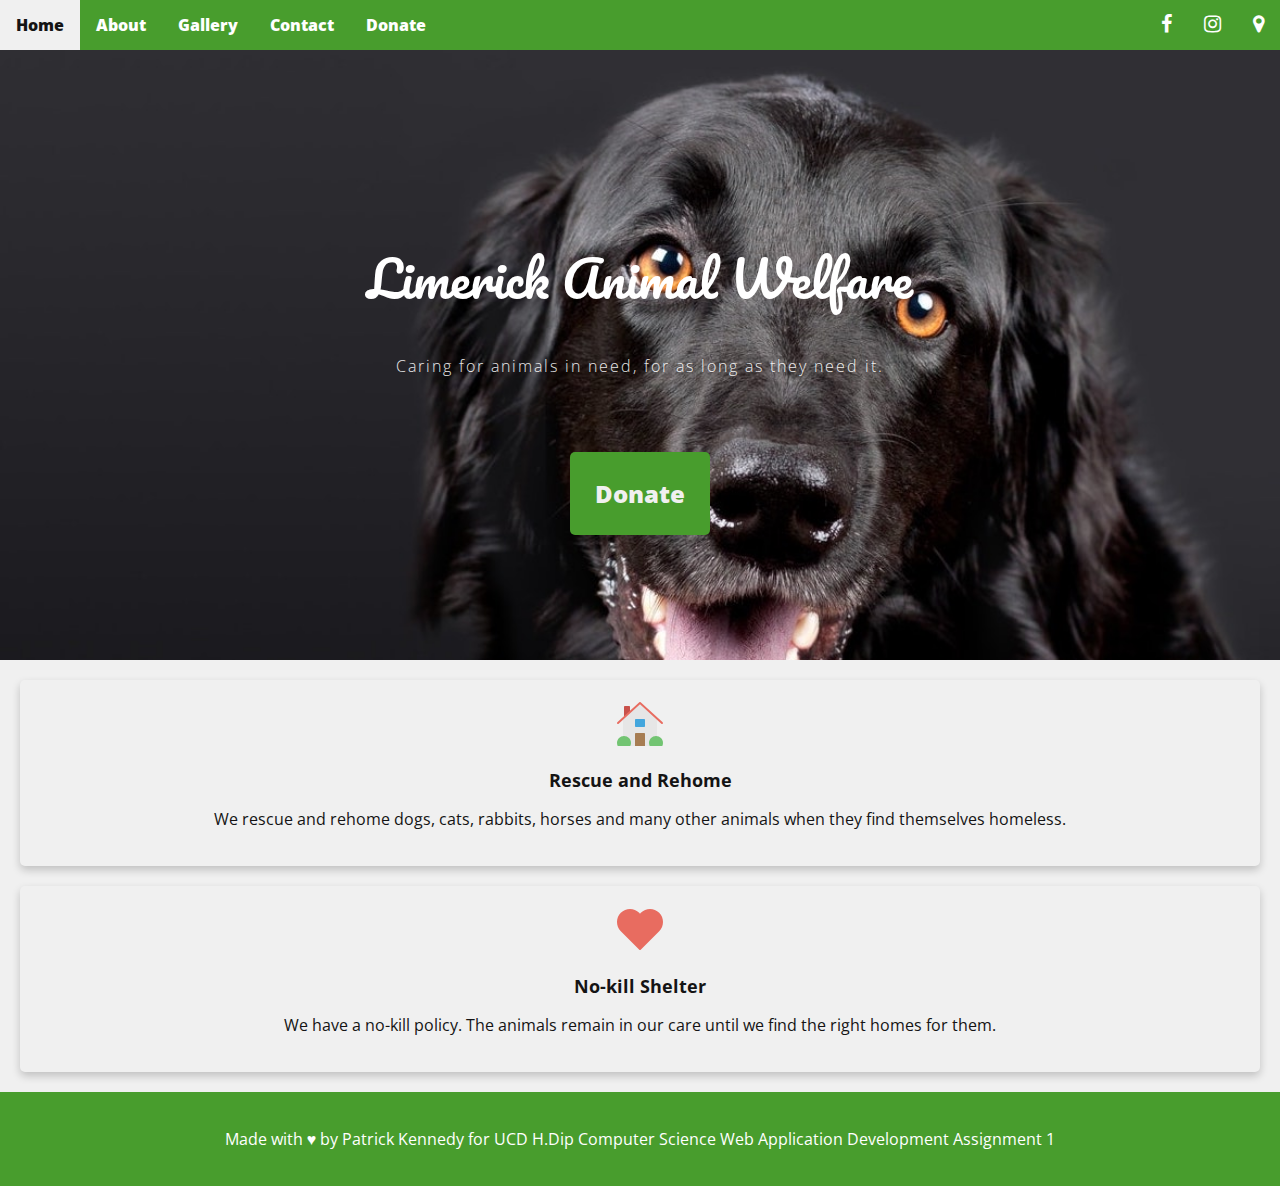
<file: index.html>
<!DOCTYPE html>
<html lang="en">
    <head>
      <meta name="viewport" content="width=device-width, initial-scale=1.0">
      <!-- Import Google Fonts (I've split this into two imports as '|' is invalid in href according to https://validator.w3.org/-->
      <link href="https://fonts.googleapis.com/css?family=Open+Sans" rel="stylesheet">
      <link href="https://fonts.googleapis.com/css?family=Pacifico" rel="stylesheet">
      <!-- Import Social Icons (as per https://www.w3schools.com/howto/howto_css_social_media_buttons.asp) -->
      <link rel="stylesheet" href="https://cdnjs.cloudflare.com/ajax/libs/font-awesome/4.7.0/css/font-awesome.min.css">
      <link rel="stylesheet" href="css/styles.css">
      <!-- Declate character set-->
      <meta charset="UTF-8">
      <title>Limerick Animal Welfare</title>
    </head>
    <body>
      <nav>
        <ul>
            <li><a href="index.html" class="active">Home</a></li>
            <li><a href="about.html">About</a></li>
            <li><a href="gallery.html">Gallery</a></li>
            <li><a href="contact.html">Contact</a></li>
            <li><a href="donate.html">Donate</a></li>
            <li class="social-li"><a href="https://www.google.com/maps/place/Kilfinnane,+Kilfinane,+Co.+Limerick/@52.3586889,-8.4760335,15z/data=!3m1!4b1!4m5!3m4!1s0x4844ab76f928f139:0xa00c7a997318900!8m2!3d52.3586898!4d-8.4672787" target="_blank" title="Google Maps"><i class="fa fa-map-marker"></i></a></li>
            <li class="social-li"><a href="https://www.instagram.com/explore/locations/811469163/limerick-animal-welfare-kilfinane/" target="_blank" title="Instagram"><i class="fa fa-instagram"></i></a></li>
            <li class="social-li"><a href="https://www.facebook.com/Limerick-Animal-Welfare-212914858726221/" target="_blank" title="Facebook"><i class="fa fa-facebook"></i></a></li>
        </ul>
      </nav>
      
      <header class="banner" id="banner-index" aria-label="Black flat-coated retriever">
        <h1>Limerick Animal Welfare</h1>
        <p>Caring for animals in need, for as long as they need it.</p>
        <div>
          <a id="banner-donate-link" href="donate.html">Donate</a>
        </div>
      </header>
      
      <section class="content-card">
        <img src="images/home.svg" alt="Cartoon picture of house">
        <h2>Rescue and Rehome</h2>
        <p>We rescue and rehome dogs, cats, rabbits, horses and many other animals when they find themselves homeless.</p>
      </section>
      
      <section class="content-card">
        <img src="images/heart.svg" alt="Cartoon picture of heart">
        <h2>No-kill Shelter</h2>
        <p>We have a no-kill policy. The animals remain in our care until we find the right homes for them.</p>
      </section>
      
      <footer> 
        <p>Made with <span aria-hidden="true">&hearts;</span><span class="hidden">love</span> by Patrick Kennedy for UCD H.Dip Computer Science Web Application Development Assignment 1</p>
      </footer>
    </body>
</html>
</file>
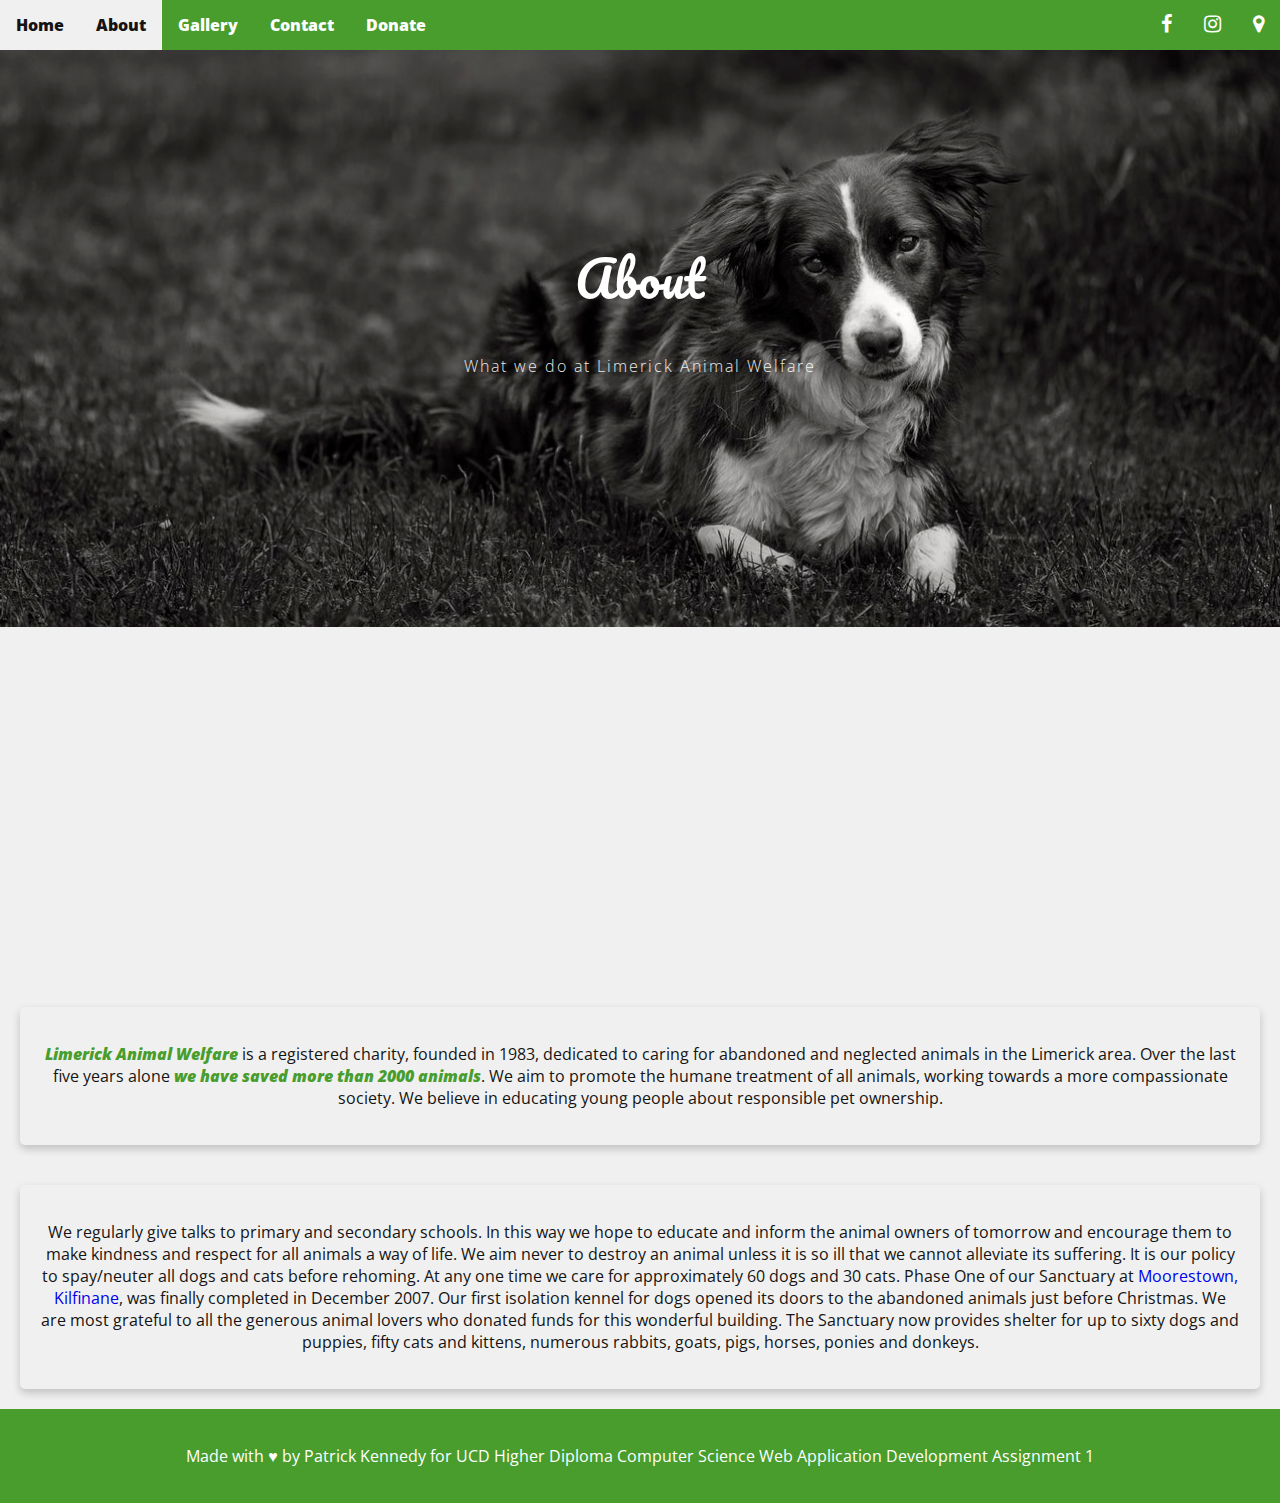
<file: about.html>
<!DOCTYPE html>
<html lang="en">
	<head>
      <meta name="viewport" content="width=device-width, initial-scale=1.0">
      <!-- Import Google Fonts (I've split this into two imports as '|' is invalid in href according to https://validator.w3.org/-->
      <link href="https://fonts.googleapis.com/css?family=Open+Sans" rel="stylesheet">
      <link href="https://fonts.googleapis.com/css?family=Pacifico" rel="stylesheet">
      <!-- Import Social Icons (as per https://www.w3schools.com/howto/howto_css_social_media_buttons.asp) -->
      <link rel="stylesheet" href="https://cdnjs.cloudflare.com/ajax/libs/font-awesome/4.7.0/css/font-awesome.min.css">
      <link rel="stylesheet" href="css/styles.css">
      <!-- Declate character set-->
      <meta charset="UTF-8">
      <title>Limerick Animal Welfare - About</title>
    </head>
    <body>
      <nav>
        <ul>
            <li><a href="index.html">Home</a></li>
            <li><a href="about.html" class="active">About</a></li>
            <li><a href="gallery.html">Gallery</a></li>
            <li><a href="contact.html">Contact</a></li>
            <li><a href="donate.html">Donate</a></li>
            <li class="social-li"><a href="https://www.google.com/maps/place/Kilfinnane,+Kilfinane,+Co.+Limerick/@52.3586889,-8.4760335,15z/data=!3m1!4b1!4m5!3m4!1s0x4844ab76f928f139:0xa00c7a997318900!8m2!3d52.3586898!4d-8.4672787" target="_blank" title="Google Maps"><i class="fa fa-map-marker"></i></a></li>
            <li class="social-li"><a href="https://www.instagram.com/explore/locations/811469163/limerick-animal-welfare-kilfinane/" target="_blank" title="Instagram"><i class="fa fa-instagram"></i></a></li>
            <li class="social-li"><a href="https://www.facebook.com/Limerick-Animal-Welfare-212914858726221/" target="_blank" title="Facebook"><i class="fa fa-facebook"></i></a></li>
        </ul>
      </nav>
        
        <header class="banner" id="banner-about" aria-label="Border collie sitting on grass">
          <h1>About</h1>
          <p>What we do at Limerick Animal Welfare</p>
        </header>
        
        <div id="about-div">
            <!--Embed code from https://www.w3schools.com/html/html_youtube.asp-->
          <iframe width="420" height="315" src="https://www.youtube.com/embed/TEi3EsMvVE0"></iframe>
          <section class="content-card" id="about-summary">
            <h2 class="hidden">Summary of Limerick Animal Welfare's charity work</h2>
            <!-- The copy about the charity is from their own website http://www.limerickanimalwelfare.ie/home.aspx-->
            <p><span class="emph">Limerick Animal Welfare</span> is a registered charity, founded in 1983, dedicated to caring for abandoned and neglected animals in the Limerick area. Over the last five years alone <span class="emph">we have saved more than 2000 animals</span>. We aim to promote the humane treatment of all animals, working towards a more compassionate society. We believe in educating young people about responsible pet ownership.</p>
          </section>
          
          <section class="content-card">
            <h2 class="hidden">Further information on Limerick Animal Welfare's charity work</h2>
            <p>We regularly give talks to primary and secondary schools. In this way we hope to educate and inform the animal owners of tomorrow and encourage them to make kindness and respect for all animals a way of life. We aim never to destroy an animal unless it is so ill that we cannot alleviate its suffering. It is our policy to spay/neuter all dogs and cats before rehoming. At any one time we care for approximately 60 dogs and 30 cats. Phase One of our Sanctuary at <a href="https://www.google.ie/search?newwindow=1&tbm=lcl&ei=17-vW-vEN8-ykwWM9ImgAg&q=limerick+animal+welfare+moorestown&oq=limerick+animal+welfare+moore&gs_l=psy-ab.3.0.0i22i30k1.18169.18616.0.19931.5.2.0.3.3.0.91.180.2.2.0....0...1c.1.64.psy-ab..0.5.184...0.0.XfKD1MJbFEY#rlfi=hd:;si:13356534208615562770;mv:!3m8!1m3!1d121367.22841714154!2d-8.387495768384724!3d52.38016056516924!3m2!1i889!2i598!4f13.1" target="_blank">Moorestown, Kilfinane</a>, was finally completed in December 2007. Our first isolation kennel for dogs opened its doors to the abandoned animals just before Christmas. We are most grateful to all the generous animal lovers who donated funds for this wonderful building. The Sanctuary now provides shelter for up to sixty dogs and puppies, fifty cats and kittens, numerous rabbits, goats, pigs, horses, ponies and donkeys.</p>
          </section>
          
        </div>
      <footer> 
        <p>Made with <span aria-hidden="true">&hearts;</span><span class="hidden">love</span> by Patrick Kennedy for UCD Higher Diploma Computer Science Web Application Development Assignment 1</p>
      </footer>
    </body>
</html>
</file>
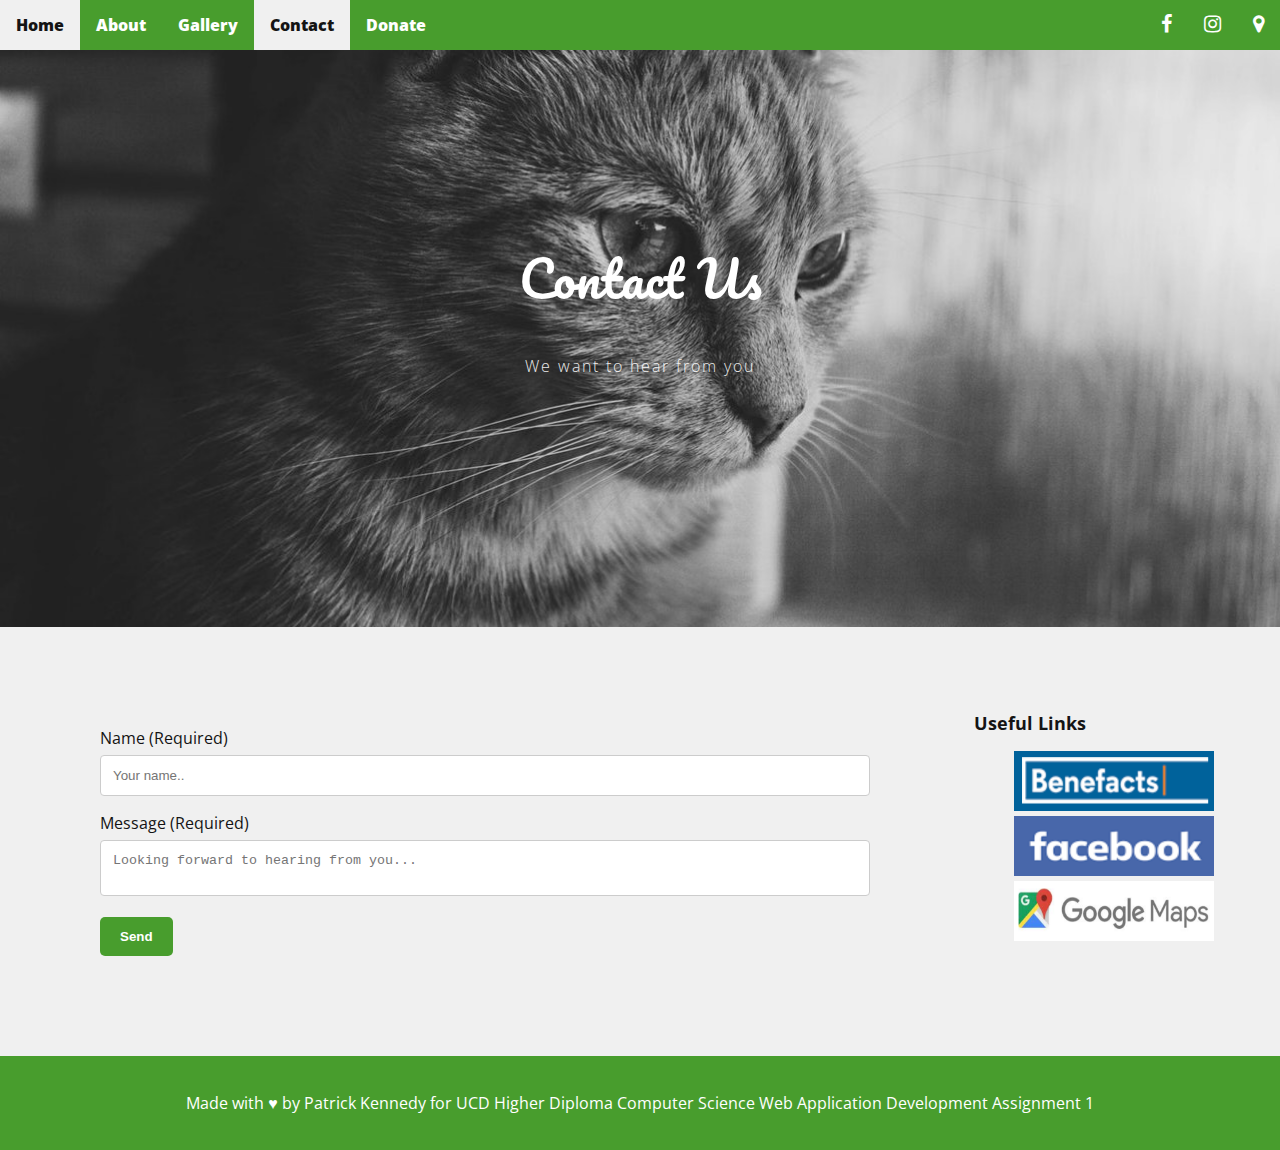
<file: contact.html>
<!DOCTYPE html>
<html lang="en">
	<head>
      <meta name="viewport" content="width=device-width, initial-scale=1.0">
      <!-- Import Google Fonts (I've split this into two imports as '|' is invalid in href according to https://validator.w3.org/-->
      <link href="https://fonts.googleapis.com/css?family=Open+Sans" rel="stylesheet">
      <link href="https://fonts.googleapis.com/css?family=Pacifico" rel="stylesheet">
      <!-- Import Social Icons (as per https://www.w3schools.com/howto/howto_css_social_media_buttons.asp) -->
      <link rel="stylesheet" href="https://cdnjs.cloudflare.com/ajax/libs/font-awesome/4.7.0/css/font-awesome.min.css">
      <link rel="stylesheet" href="css/styles.css">
      <!-- Declate character set-->
      <meta charset="UTF-8">
      <title>Limerick Animal Welfare - Contact</title>
    </head>
    <body>
      <nav>
        <ul>
            <li><a href="index.html">Home</a></li>
            <li><a href="about.html">About</a></li>
            <li><a href="gallery.html">Gallery</a></li>
            <li><a href="contact.html" class="active">Contact</a></li>
            <li><a href="donate.html">Donate</a></li>
            <li class="social-li"><a href="https://www.google.com/maps/place/Kilfinnane,+Kilfinane,+Co.+Limerick/@52.3586889,-8.4760335,15z/data=!3m1!4b1!4m5!3m4!1s0x4844ab76f928f139:0xa00c7a997318900!8m2!3d52.3586898!4d-8.4672787" target="_blank" title="Google Maps"><i class="fa fa-map-marker"></i></a></li>
            <li class="social-li"><a href="https://www.instagram.com/explore/locations/811469163/limerick-animal-welfare-kilfinane/" target="_blank" title="Instagram"><i class="fa fa-instagram"></i></a></li>
            <li class="social-li"><a href="https://www.facebook.com/Limerick-Animal-Welfare-212914858726221/" target="_blank" title="Facebook"><i class="fa fa-facebook"></i></a></li>
        </ul>
      </nav>
      
      <header class="banner" id="banner-contact" aria-label="Cat looking off to the right">
        <h1>Contact Us</h1>
        <p>We want to hear from you</p>
      </header>
        
      <section id="form-div">
        <h2 class="hidden">Contact Form</h2>
      <!-- Used tutorial from https://www.w3schools.com/howto/howto_css_contact_form.asp as a basis -->
        <form action="#">
            
          <label>Name (Required)</label>
          <input type="text" id="name" placeholder="Your name.." required>
            

          <label>Message (Required)</label>
          <textarea id="subject" placeholder="Looking forward to hearing from you..." required></textarea>
          
          <input type="submit" value="Send">
      
        </form>
      </section>
      
      <section id="useful-links">
        <h2>Useful Links</h2>
        <ul>
          <li><a href="https://search.benefacts.ie/org/ef2fbb5d-37ac-491c-af6e-645e4b8db903/limerick-animal-welfare-company-limited-by-guarantee"><img src="images/benefacts.png" alt="Benefacts"/></a></li>
          <li><a href="https://www.facebook.com/pages/category/Nonprofit-Organization/Limerick-Animal-Welfare-212914858726221/"><img src="images/facebook.png" alt="Facebook"/></a></li>
          <li><a href="https://www.google.com/maps/place/Kilfinnane,+Kilfinane,+Co.+Limerick/@52.3586889,-8.4760335,15z/data=!3m1!4b1!4m5!3m4!1s0x4844ab76f928f139:0xa00c7a997318900!8m2!3d52.3586898!4d-8.4672787"><img src="images/google-maps.png" alt="Google Maps"/></a></li>
        </ul>
      </section>
      
      <footer> 
        <p>Made with <span aria-hidden="true">&hearts;</span><span class="hidden">love</span> by Patrick Kennedy for UCD Higher Diploma Computer Science Web Application Development Assignment 1</p>
      </footer>
      
    </body>
</html>
</file>
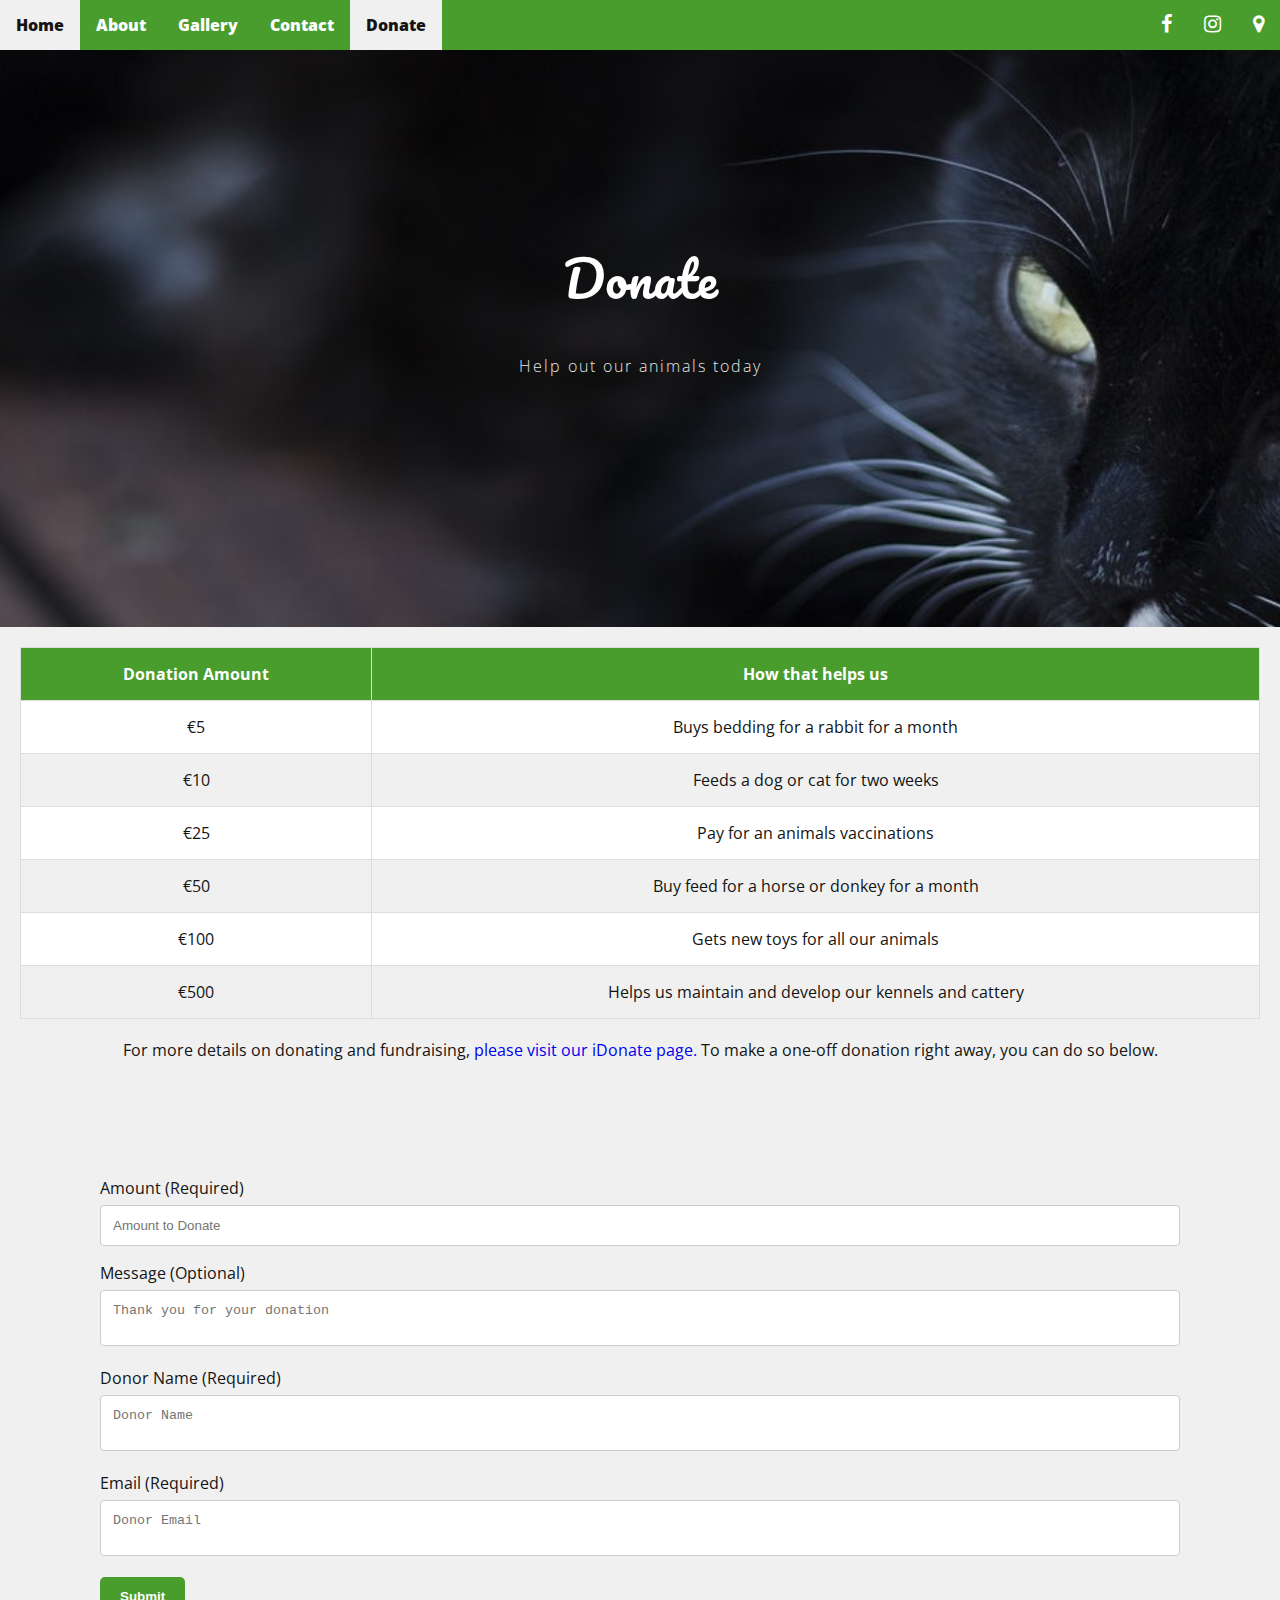
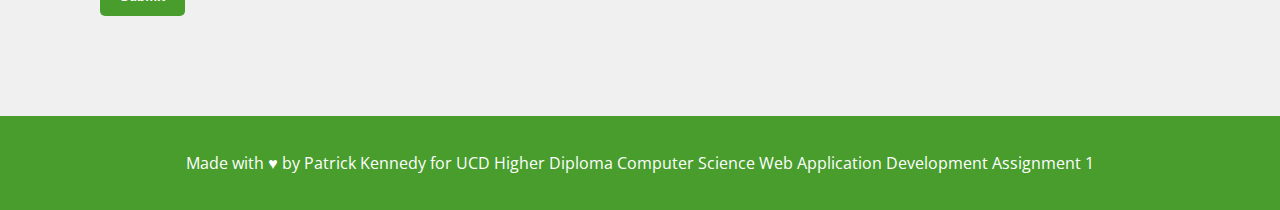
<file: donate.html>
<!DOCTYPE html>
<html lang="en">
	<head>
      <meta name="viewport" content="width=device-width, initial-scale=1.0">
      <!-- Import Google Fonts (I've split this into two imports as '|' is invalid in href according to https://validator.w3.org/-->
      <link href="https://fonts.googleapis.com/css?family=Open+Sans" rel="stylesheet">
      <link href="https://fonts.googleapis.com/css?family=Pacifico" rel="stylesheet">
      <!-- Import Social Icons (as per https://www.w3schools.com/howto/howto_css_social_media_buttons.asp) -->
      <link rel="stylesheet" href="https://cdnjs.cloudflare.com/ajax/libs/font-awesome/4.7.0/css/font-awesome.min.css">
      <link rel="stylesheet" href="css/styles.css">
      <!-- Declate character set-->
      <meta charset="UTF-8">
      <title>Limerick Animal Welfare - Donate</title>
    </head>
    <body>
      <nav>
        <ul>
            <li><a href="index.html">Home</a></li>
            <li><a href="about.html">About</a></li>
            <li><a href="gallery.html">Gallery</a></li>
            <li><a href="contact.html">Contact</a></li>
            <li><a href="donate.html" class="active">Donate</a></li>
            <li class="social-li"><a href="https://www.google.com/maps/place/Kilfinnane,+Kilfinane,+Co.+Limerick/@52.3586889,-8.4760335,15z/data=!3m1!4b1!4m5!3m4!1s0x4844ab76f928f139:0xa00c7a997318900!8m2!3d52.3586898!4d-8.4672787" target="_blank" title="Google Maps"><i class="fa fa-map-marker"></i></a></li>
            <li class="social-li"><a href="https://www.instagram.com/explore/locations/811469163/limerick-animal-welfare-kilfinane/" target="_blank" title="Instagram"><i class="fa fa-instagram"></i></a></li>
            <li class="social-li"><a href="https://www.facebook.com/Limerick-Animal-Welfare-212914858726221/" target="_blank" title="Facebook"><i class="fa fa-facebook"></i></a></li>
        </ul>
      </nav>
        
        <header class="banner" id="banner-donate" aria-label="Black and white short-hair cat">
          <h1>Donate</h1>
          <p>Help out our animals today</p>
        </header>
      
        <section id="donation-table">
          <h2 class="hidden">Donation table</h2>
          <table>
            <tr>
              <th>Donation Amount</th>
              <th>How that helps us</th>
            </tr>
            <tr>
              <td>€5</td>
              <td>Buys bedding for a rabbit for a month</td>
            </tr>
            <tr>
              <td>€10</td>
              <td>Feeds a dog or cat for two weeks</td>
            </tr>
            <tr>
              <td>€25</td>
              <td>Pay for an animals vaccinations</td>
            </tr>
            <tr>
              <td>€50</td>
              <td>Buy feed for a horse or donkey for a month</td>
            </tr>
            <tr>
              <td>€100</td>
              <td>Gets new toys for all our animals</td>
            </tr>
            <tr>
              <td>€500</td>
              <td>Helps us maintain and develop our kennels and cattery</td>
            </tr>
          </table>
        </section>
      
        <section>
          <h2 class="hidden">Further donation and fundraising details</h2>
          <p>For more details on donating and fundraising, <a href="https://www.idonate.ie/573_limerick-animal-welfare.html">please visit our iDonate page.</a> To make a one-off donation right away, you can do so below.</p>
        </section>
      
        <section id="form-div">
          <h2 class="hidden">Donation Form</h2>
          <form action="#">
            
            <label>Amount (Required)</label>
            <input type="text" id="amount" placeholder="Amount to Donate" required>
            

            <label>Message (Optional)</label>
            <textarea id="subject" placeholder="Thank you for your donation"></textarea>
            
            <label>Donor Name (Required)</label>
            <textarea id="name" placeholder="Donor Name" required></textarea>
            
            <label>Email (Required)</label>
            <textarea id="email" placeholder="Donor Email" required></textarea>
            
            <input type="submit">
      
          </form>
        </section>

      <footer> 
        <p>Made with <span aria-hidden="true">&hearts;</span><span class="hidden">love</span> by Patrick Kennedy for UCD Higher Diploma Computer Science Web Application Development Assignment 1</p>
      </footer>
    </body>
</html>
</file>
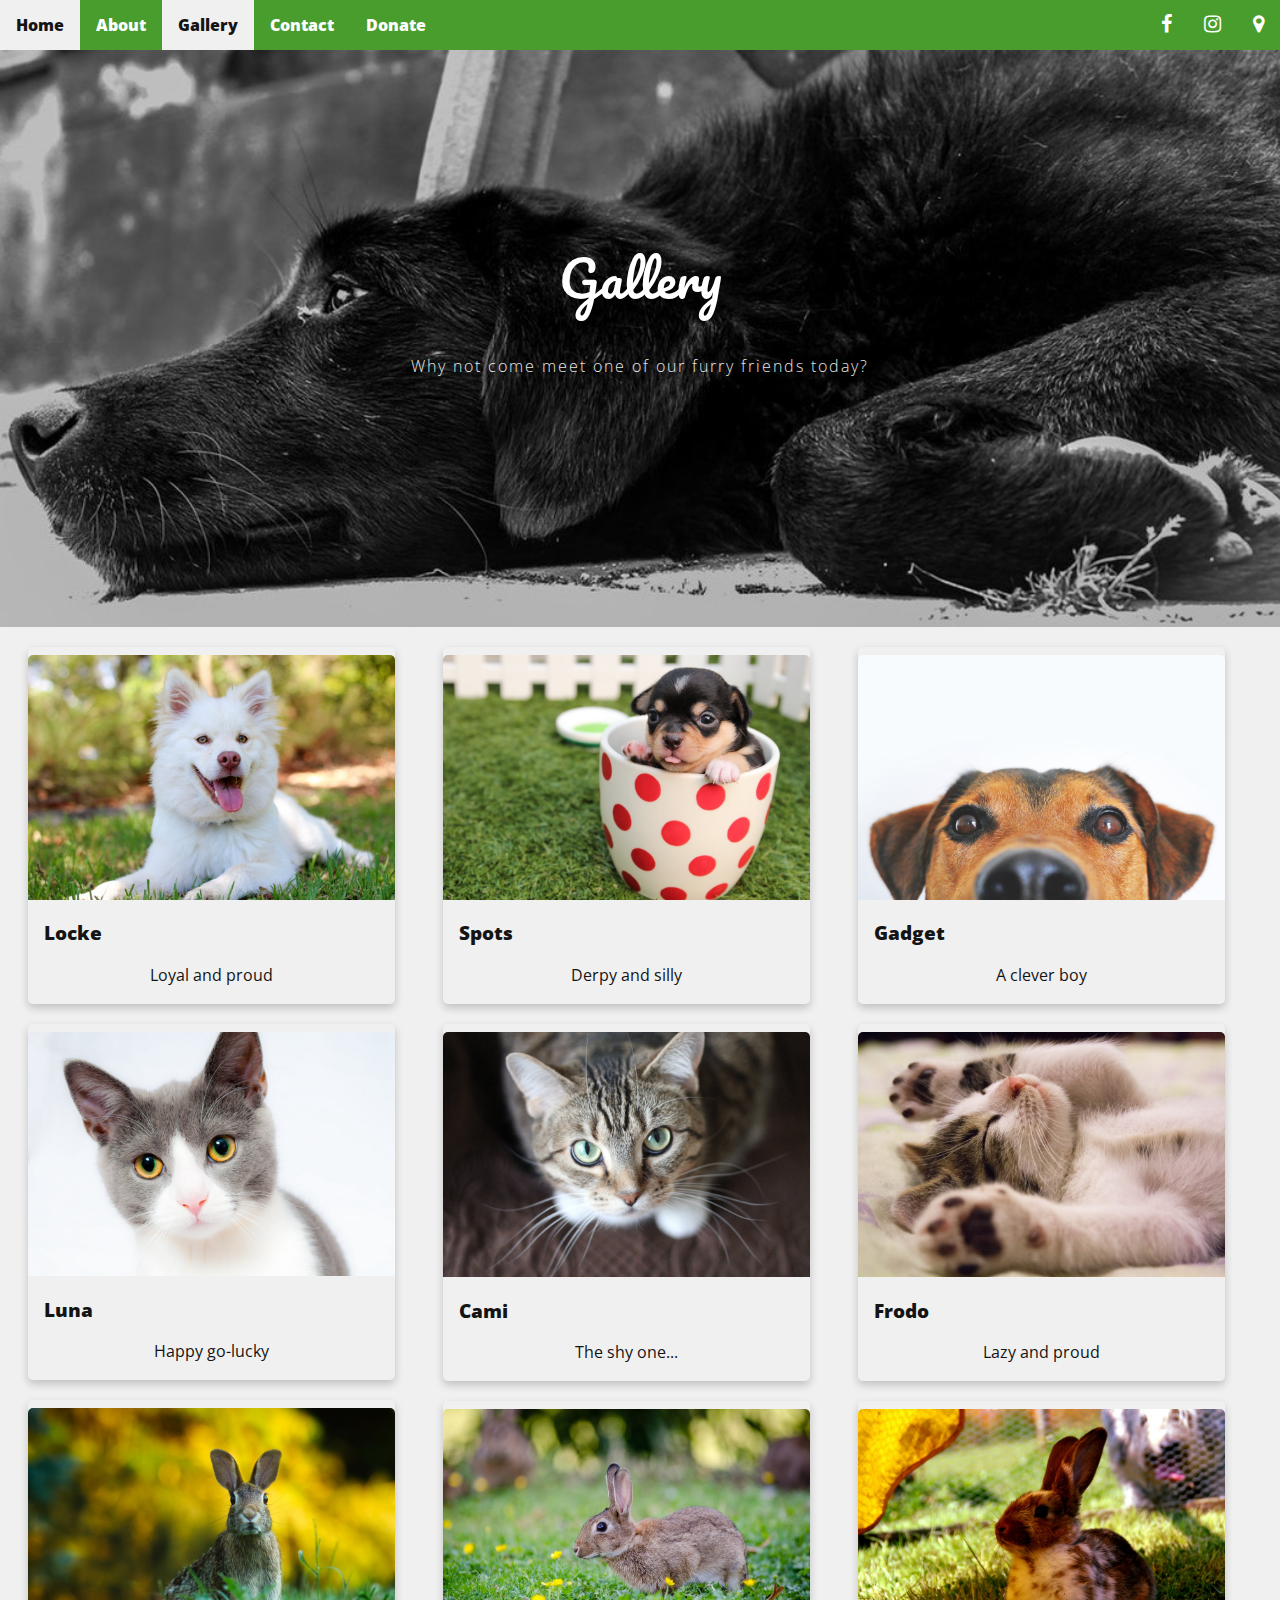
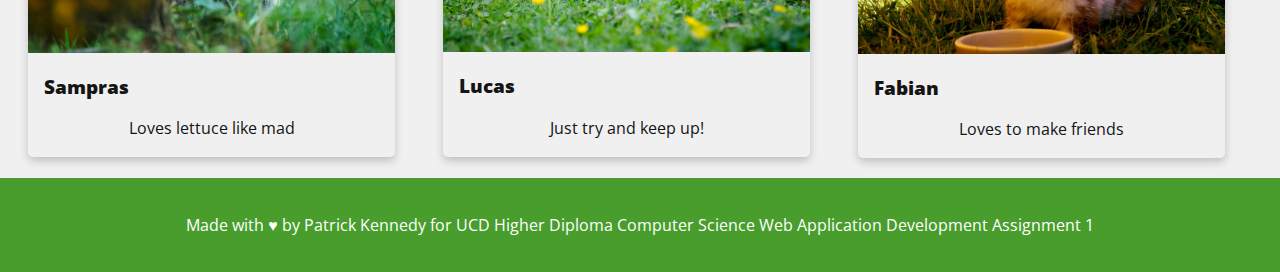
<file: gallery.html>
<!DOCTYPE html>
<html lang="en">
	<head>
      <meta name="viewport" content="width=device-width, initial-scale=1.0">
      <!-- Import Google Fonts (I've split this into two imports as '|' is invalid in href according to https://validator.w3.org/-->
      <link href="https://fonts.googleapis.com/css?family=Open+Sans" rel="stylesheet">
      <link href="https://fonts.googleapis.com/css?family=Pacifico" rel="stylesheet">
      <!-- Import Social Icons (as per https://www.w3schools.com/howto/howto_css_social_media_buttons.asp) -->
      <link rel="stylesheet" href="https://cdnjs.cloudflare.com/ajax/libs/font-awesome/4.7.0/css/font-awesome.min.css">
      <link rel="stylesheet" href="css/styles.css">
      <!-- Declate character set-->
      <meta charset="UTF-8">
      <title>Limerick Animal Welfare - Gallery</title>
    </head>
    <body>
      <nav>
        <ul>
            <li><a href="index.html">Home</a></li>
            <li><a href="about.html">About</a></li>
            <li><a href="gallery.html" class="active">Gallery</a></li>
            <li><a href="contact.html">Contact</a></li>
            <li><a href="donate.html">Donate</a></li>
            <li class="social-li"><a href="https://www.google.com/maps/place/Kilfinnane,+Kilfinane,+Co.+Limerick/@52.3586889,-8.4760335,15z/data=!3m1!4b1!4m5!3m4!1s0x4844ab76f928f139:0xa00c7a997318900!8m2!3d52.3586898!4d-8.4672787" target="_blank" title="Google Maps"><i class="fa fa-map-marker"></i></a></li>
            <li class="social-li"><a href="https://www.instagram.com/explore/locations/811469163/limerick-animal-welfare-kilfinane/" target="_blank" title="Instagram"><i class="fa fa-instagram"></i></a></li>
            <li class="social-li"><a href="https://www.facebook.com/Limerick-Animal-Welfare-212914858726221/" target="_blank" title="Facebook"><i class="fa fa-facebook"></i></a></li>
        </ul>
      </nav>
        
        <header class="banner" id="banner-gallery" aria-label="Black labrador lying down">
          <h1>Gallery</h1>
          <p>Why not come meet one of our furry friends today?</p>
        </header>
        
        <section>
            <!-- Free stock images from pexels.com (No Attribution required) -->
            <div class="row">
                <div class="column">
                  <div class="card">
                    <img class="gallery_img" src="images/dog1.jpeg" alt="White husky dog lying down"/>
                    <div class="card_desc">
                      <h3><b>Locke</b></h3>
                      <p>Loyal and proud</p>
                    </div>
                  </div>
                  <div class="card">
                    <img class="gallery_img" src="images/cat1.jpeg" alt="Grey and white cat looking at you"/>
                    <div class="card_desc">
                      <h3><b>Luna</b></h3>
                      <p>Happy go-lucky</p>
                    </div>
                  </div>
                  <div class="card">
                    <img class="gallery_img" src="images/rabbit1.jpeg" alt="Rabbit standing tall, facing towards you"/>
                    <div class="card_desc">
                      <h3><b>Sampras</b></h3>
                      <p>Loves lettuce like mad</p>
                    </div>
                  </div>
                </div>
                <div class="column">
                  <div class="card">
                    <img class="gallery_img" src="images/dog2.jpeg" alt="A small puppy fitting inside a teacup"/>
                    <div class="card_desc">
                      <h3><b>Spots</b></h3>
                      <p>Derpy and silly</p>
                    </div>
                  </div>
                  <div class="card">
                    <img class="gallery_img" src="images/cat2.jpg" alt="Tabby cat looking up at you"/>
                    <div class="card_desc">
                      <h3><b>Cami</b></h3>
                      <p>The shy one...</p>
                    </div>
                  </div>
                  <div class="card">
                    <img class="gallery_img" src="images/rabbit2.jpeg" alt="Rabbit looking to the left"/>
                    <div class="card_desc">
                      <h3><b>Lucas</b></h3>
                      <p>Just try and keep up!</p>
                    </div>
                  </div>
                </div>
                <div class="column">
                  <div class="card">
                    <img class="gallery_img" src="images/dog3.jpeg" alt="Terrier dog looking at you"/>
                    <div class="card_desc">
                      <h3><b>Gadget</b></h3>
                      <p>A clever boy</p>
                    </div>
                  </div>
                  <div class="card">
                    <img class="gallery_img" src="images/cat3.jpeg" alt="Happy kitten lying on his back"/>
                    <div class="card_desc">
                      <h3><b>Frodo</b></h3>
                      <p>Lazy and proud</p>
                    </div>
                  </div>
                  <div class="card">
                    <img class="gallery_img" src="images/rabbit3.jpeg" alt="Rabbit in his hutch with a water bowl"/>
                    <div class="card_desc">
                      <h3><b>Fabian</b></h3>
                      <p>Loves to make friends</p>
                    </div>
                  </div>
                </div>
            </div>
        </section>
      <footer> 
        <p>Made with <span aria-hidden="true">&hearts;</span><span class="hidden">love</span> by Patrick Kennedy for UCD Higher Diploma Computer Science Web Application Development Assignment 1</p>
      </footer>
    </body>
</html>
</file>
<file: css/styles.css>
/* Used this tutorial in part here (e.g. off-black and off-white color value recommendations): http://lewagon.github.io/landing/ */

body {
  background: #f0f0f0;
  color: #141414;
  font-family: 'Open Sans', sans-serif;
  margin: 0;
}

p {
  text-align: center;
}

h1 {
  font-family: 'Pacifico', cursive;
  font-size: 50px;
  color: #489d2d;
}

h2 {
  font-size: 18px;
}

a {
  text-decoration: none;
}

/* Navbar related CSS. I used https://www.w3schools.com/css/css_navbar.asp to help create navbar.*/

nav > ul {
  list-style-type: none;
  margin: 0;
  padding: 0;
  overflow: hidden;
  background-color: #489d2d;
}

nav ul > li {
  float: left;
  font-weight: 900;  
}

nav li > a {
  display: block;
  color: white;
  text-align: center;
  padding: 14px 16px;
  text-decoration: none;
  transition: all 0.3s ease 0s;
}

.fa {
  font-size: 20px;
}

.social-li {
  float:right;
}

/* Change the link color on hover */
nav li > a:hover {
  background-color: #f0f0f0;
  color: #141414;
}

.active{
  background-color: #f0f0f0;
  color: #141414
}

/* Responsive navbar (adapted from https://www.w3schools.com/css/tryit.asp?filename=trycss_navbar_horizontal_responsive*/
@media screen and (max-width: 600px){
  nav > ul li {
    float: none;
  }
  .social-li {
    float: none;
  }
}

/* General Banner properties */

.banner {
  background-size: cover;
  padding: 150px;
  text-align: center;
}

.banner h1 {
  color: white;
  font-weight: 400;
}

.banner p {
  color: white;
  font-weight: 200;
  letter-spacing: 2px;
  opacity: 0.9;
  margin-bottom: 100px;
}

#banner-donate-link {
  background: #489d2d;
  border-radius: 5px;
  padding: 25px;
  font-weight: 900;
  transition: all 0.3s ease 0s;
  color: #f0f0f0;
  font-size: 24px;
}

#banner-donate-link:hover {
  background: #faec50;
  color: #141414;
}

/* Page-specific banner properties (e.g. image path)*/

#banner-index {
  background-image: url("../images/splash-index.jpg");
}

#banner-gallery {
  background-image: url("../images/splash-gallery.jpg");
}

#banner-about {
  background-image: url("../images/splash-about.jpg");
}

#banner-contact {
  background-image: url("../images/splash-contact.jpg");
}

#banner-donate {
  background-image: url("../images/splash-donate.jpg");
}

@media screen and (max-width: 600px){
  #banner-index {
    background-image: url("../images/splash-index-small.jpg");
  }
  
  #banner-gallery {
    background-image: url("../images/splash-gallery-small.jpg");
  }

  #banner-about {
    background-image: url("../images/splash-about-small.jpg");
  }

  #banner-contact {
    background-image: url("../images/splash-contact-small.jpg");
  }

  #banner-donate {
    background-image: url("../images/splash-donate-small.jpg");
  }
  
  .banner {
    padding: 100px;
    text-align: center;
    color: white;
  }
  
  .banner h1 {
    font-weight: 400;
    background: #489d2d;
    border-radius: 5px;
    opacity: 0.9;
  }
  
  .banner p {
    font-weight: 200;
    letter-spacing: 2px;
    margin-bottom: 100px;
    background: #489d2d;
    padding:10px;
  }
  
  section#useful-links {
    margin-left: 50px; 
  }
  
}

/* The content card (used as a CTA on the index). Used LeWagon's tutorial in part here: http://lewagon.github.io/landing/ */

.content-card {
  margin: 20px;
  padding: 20px;
  text-align: center;
  border-radius: 5px;
  box-shadow: 0 4px 8px 0 rgba(0,0,0,0.2);
}

footer {
  background: #489d2d;
  color: white;
  padding: 20px;
  text-align: center;
}

/* Hide the word 'love' for sighted users. This is the styling recommended by https://webaim.org/techniques/css/invisiblecontent/*/
.hidden {
  position:absolute;
  left:-10000px;
  top:auto;
  width:1px;
  height:1px;
  overflow:hidden;
}

/* About Page CSS*/
#about-div {
  text-align: center;
}

#about-div iframe {
  padding: 20px;
  display: inline-block;
  border: none;
}

#about-summary {
  display: inline-block;
  
}

.emph {
  font-style: italic;
  font-weight: 800;
  color: #489d2d;
}

/* Contact page CSS (used https://www.w3schools.com/howto/howto_css_contact_form.asp as a basis) */
/* Style inputs with type="text", select elements and textareas */
input[type=text], select, textarea {
  width: 100%; /* Full width */
  padding: 12px; /* Some padding */  
  border: 1px solid #ccc; /* Gray border */
  border-radius: 4px; /* Rounded borders */
  box-sizing: border-box; /* Make sure that padding and width stays in place */
  margin-top: 6px; /* Add a top margin */
  margin-bottom: 16px; /* Bottom margin */
}

/* Style the send button with a specific background color etc */
input[type=submit] {
  background-color: #489d2d;
  color: white;
  padding: 12px 20px;
  border: none;
  border-radius: 5px;
  font-weight: 900;
  transition: all 0.3s ease 0s;
}

/* When moving the mouse over the submit button, add a darker green color */
input[type=submit]:hover {
  background-color: #faec50;
  font-weight: 900;
  color: black;
}

/* Add a background color and some padding around the form */
#form-div {
  border-radius: 5px;
  padding: 100px;
  display: inline-block;
}

textarea {
  resize: none;
}

#useful-links li {
  list-style-type: none;
}

#useful-links img {
  width: 200px;
  height: 60px;
}

section#useful-links {
  display: inline-block;
}


/* CSS below adapted from four column version on https://www.w3schools.com/howto/howto_css_image_grid_responsive.asp */

.row {
  display: flex;
  flex-wrap: wrap;
  padding: 0 4px;
}

/* Create three equal columns that sits next to each other */
.column {
  flex: 32%;
  max-width: 32%;
  padding: 0 4px;
}

.column img {
  margin-top: 8px;
  vertical-align: middle;
  width: 100%;
  height: auto;
  border-radius: 5px 5px 0 0;
}

/* Responsive layout - makes the three columns stack on top of each other instead of next to each other */
@media screen and (max-width: 600px) {
  .column {
    flex: 100%;
    max-width: 100%;
  }
}

/* CSS below adapted from https://www.w3schools.com/howto/howto_css_cards.asp tutorial */

.card {
  /* Add shadows to create the "card" effect */
  box-shadow: 0 4px 8px 0 rgba(0,0,0,0.2);
  transition: 0.3s;
  border-radius: 5px; /* 5px rounded corners */
  margin: 20px;
}

/* On mouse-over, add a deeper shadow */
.card:hover {
  box-shadow: 0 8px 16px 0 rgba(0,0,0,0.2);
}

/* Add some padding inside the card container */
.card_desc {
  padding: 2px 16px;
}

/* Donation page*/
/* I used the CSS table styling tutorial on W3 Schools as a starting point and made my own changes
https://www.w3schools.com/css/tryit.asp?filename=trycss_table_padding*/

#donation-table {
  margin: 20px;
}

table, td, th {    
  border: 1px solid #ddd;
  text-align: left;
}

table {
  border-collapse: collapse;
  width: 100%;
}

th, td {
  padding: 15px;
  text-align: center;
}

th {
  background-color: #489d2d;
  color: white;
}

/* The striped table effect */
tr:nth-child(even) {
  background-color: white;
}
</file>
